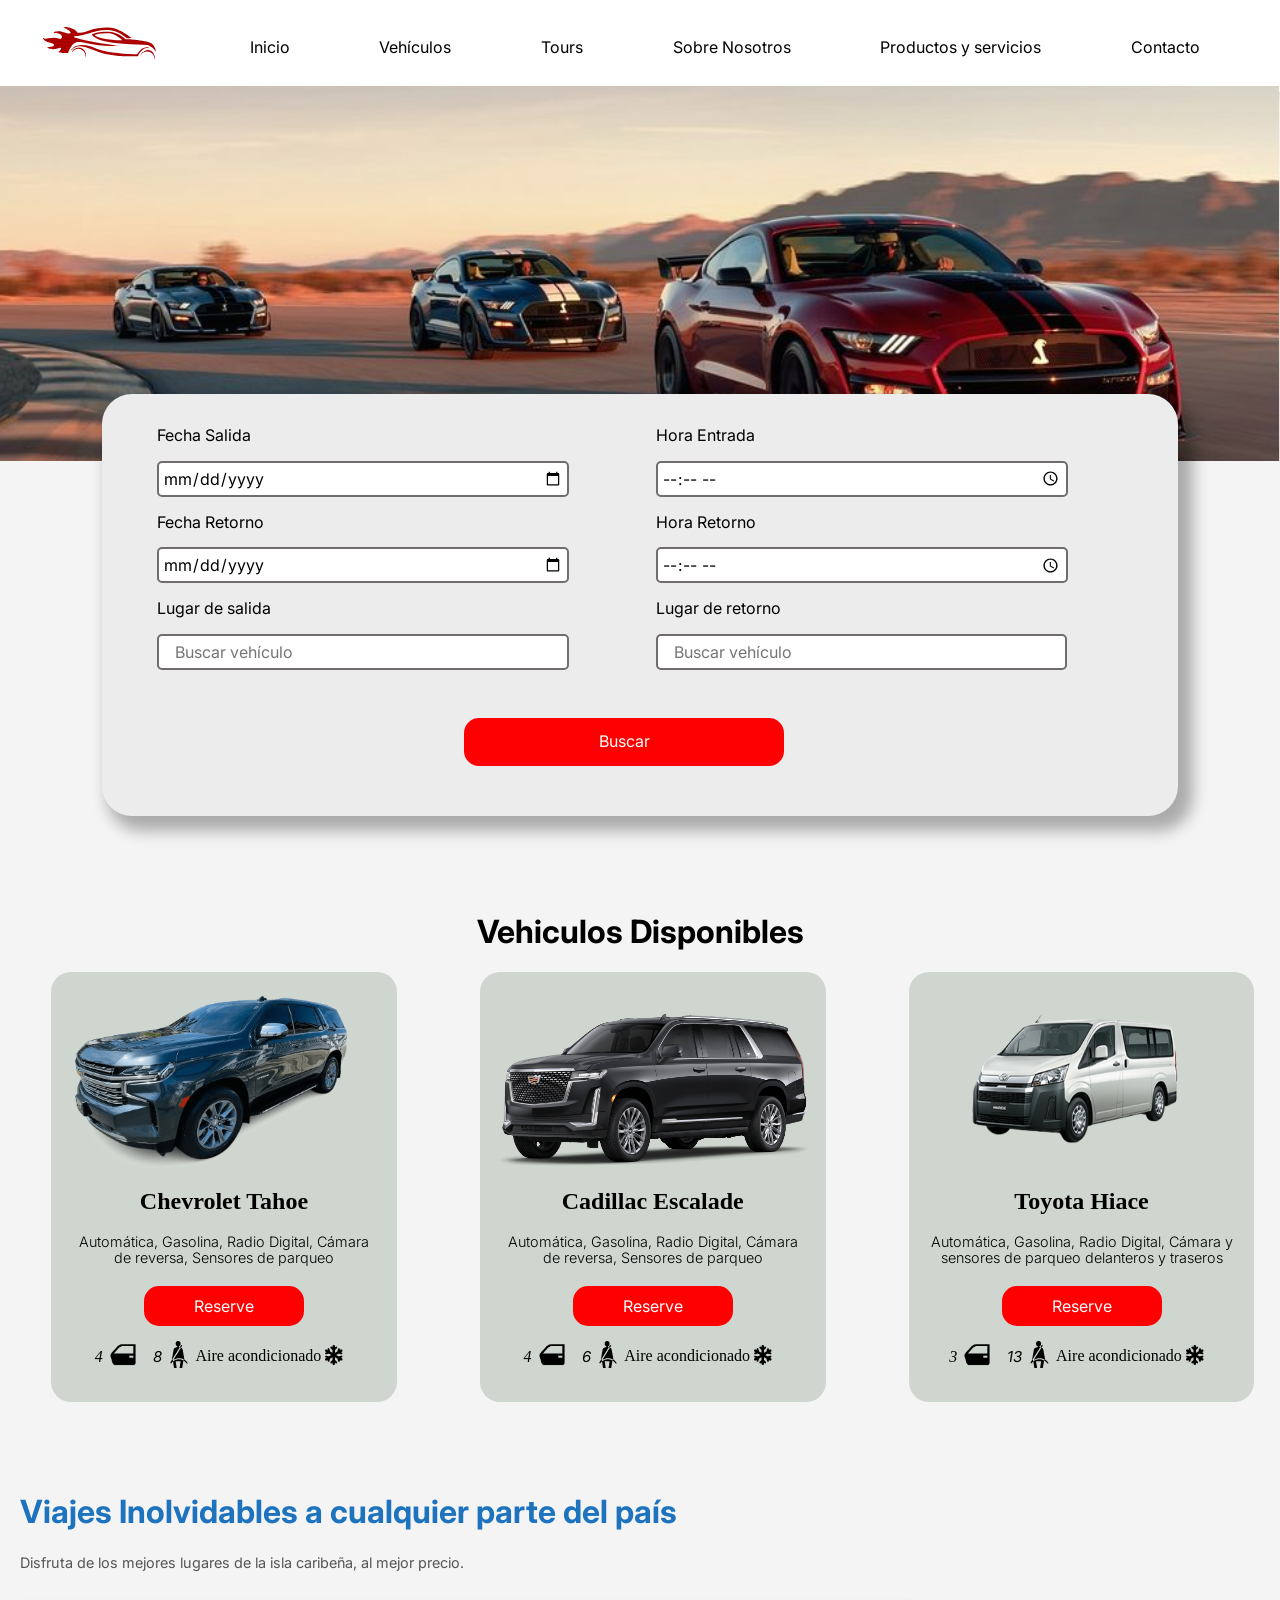
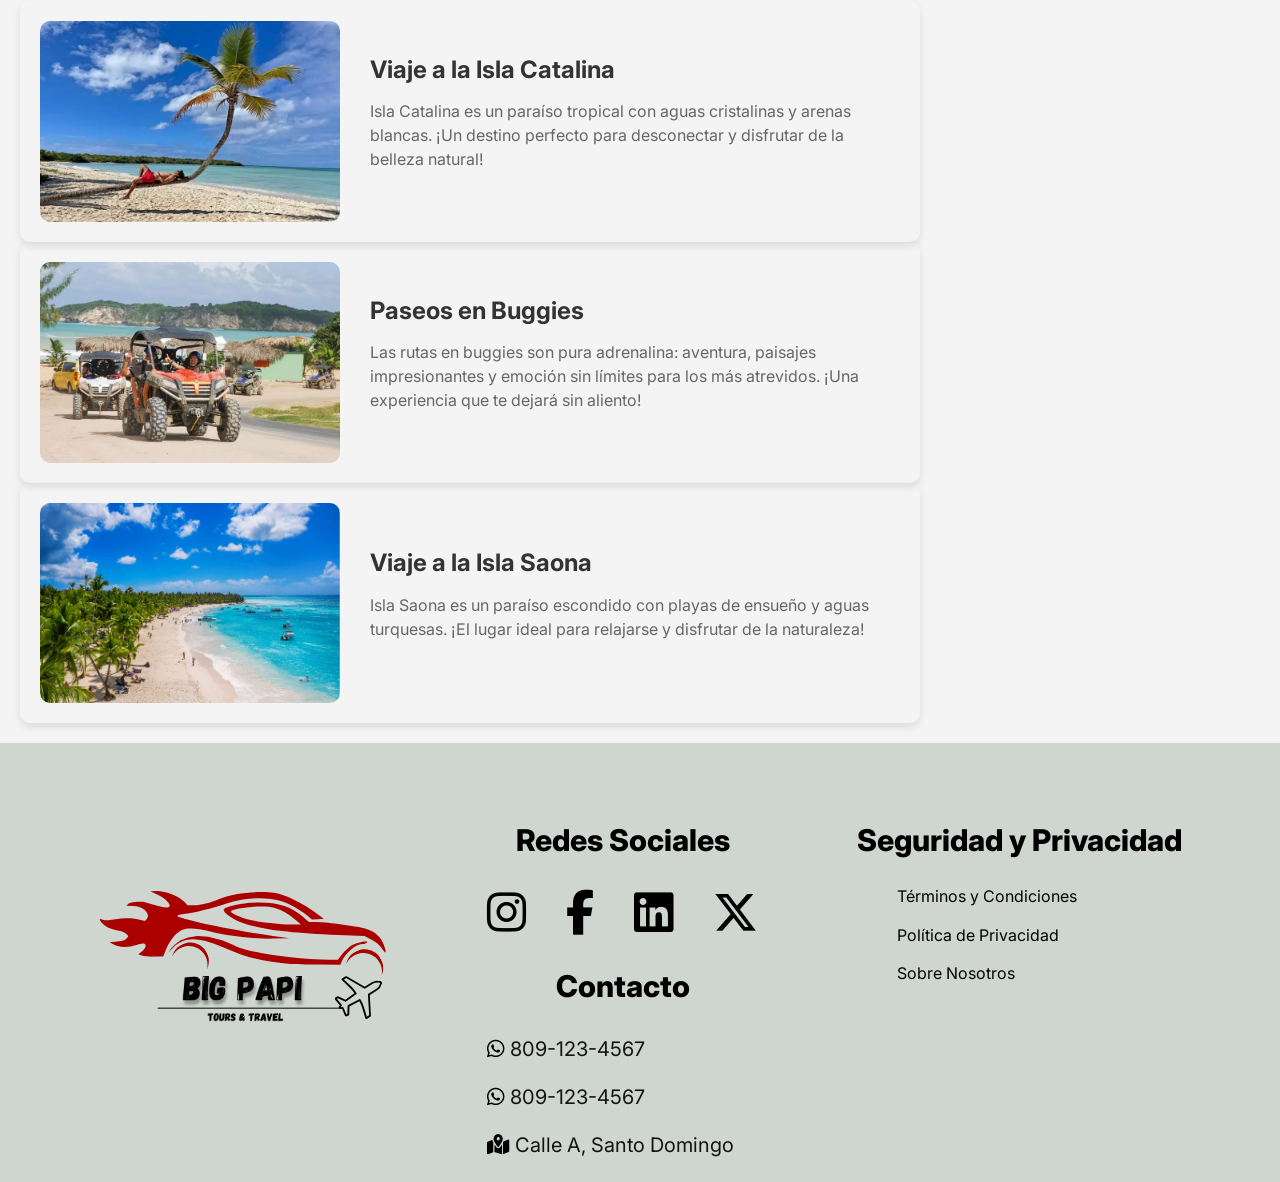
<file: index.html>
<!doctype html>
<html lang="en">
    <head>
        <meta charset="UTF-8" />
        <meta
            name="viewport"
            content="width=device-width, user-scalable=no, initial-scale=1.0, maximum-scale=1.0, minimum-scale=1.0"
        />
        <meta http-equiv="X-UA-Compatible" content="ie=edge" />
        <title>BigPapi - Rental and Tours</title>
        <link rel="stylesheet" href="styles/style.css" />
        <link rel="stylesheet" href="styles/normalize.css" />
        <link
            rel="stylesheet"
            href="https://cdnjs.cloudflare.com/ajax/libs/font-awesome/6.6.0/css/all.min.css"
        />
        <link
            rel="icon"
            type="image/png"
            href="./assets/favicon/favicon-48x48.png"
            sizes="48x48"
        />
        <link
            rel="icon"
            type="image/svg+xml"
            href="./assets/favicon/favicon.svg"
        />
        <link rel="shortcut icon" href="./assets/favicon/favicon.ico" />
        <link
            rel="apple-touch-icon"
            sizes="180x180"
            href="./assets/favicon/apple-touch-icon.png"
        />
        <meta name="apple-mobile-web-app-title" content="BigPapi Rental" />
        <link rel="manifest" href="./assets/favicon/site.webmanifest" />
    </head>
    <body>
        <header>
            <ul class="nav">
                <li>
                    <a href="#"
                        ><img class="logo" src="./assets/logo.svg" alt="logo"
                    /></a>
                </li>
                <li><a href="index.html">Inicio</a></li>
                <li><a href="pages/Vehiculos/page/Vehiculos.html">Vehículos</a></li>
                <li><a href="#">Tours</a></li>
                <li><a href="#">Sobre Nosotros</a></li>
                <li><a href="#">Productos y servicios</a></li>
                <li><a href="#">Contacto</a></li>
            </ul>
        </header>
        <main>
            <div class="hero">
                <div class="slider-carros">
                    <img src="assets/pp2.svg" alt="" class="main-image" />
                    <p class="main-image-description"></p>
                </div>

                <div class="seacher">
                    <form action="">
                        <div class="formu">
                            <div class="part-1">
                                <label>
                                    <p>Fecha Salida</p>
                                    <input
                                        type="date"
                                        placeholder="Buscar vehículo"
                                    />
                                </label>
                                <label>
                                    <p>Fecha Retorno</p>
                                    <input
                                        type="date"
                                        placeholder="Buscar vehículo"
                                    />
                                </label>
                                <label>
                                    <p>Lugar de salida</p>
                                    <input
                                        type="search"
                                        placeholder="Buscar vehículo"
                                    />
                                </label>
                            </div>
                            <div class="part-2">
                                <label>
                                    <p>Hora Entrada</p>
                                    <input
                                        type="time"
                                        placeholder="Buscar vehículo"
                                    />
                                </label>
                                <label>
                                    <p>Hora Retorno</p>
                                    <input
                                        type="time"
                                        placeholder="Buscar vehículo"
                                    />
                                </label>
                                <label>
                                    <p>Lugar de retorno</p>
                                    <p>
                                        <input
                                            type="search"
                                            placeholder="Buscar vehículo"
                                        /></p
                                ></label>
                                <button class="send-button" type="submit">
                                    Buscar
                                </button>
                            </div>
                        </div>
                    </form>
                </div>
            </div>

                        
            <!--Vehiculos Disponible 1-->
            <h1 style="text-align: center">Vehiculos Disponibles</h1>

            <div class="car-gallery">
                <div class="car">
                    <img class="showcar" src="pages/Vehiculos/img/chevrolet-tahoe-premiere-ls.png" alt="" />
                    <p class="title">Chevrolet Tahoe</p>
                    <p class="sub-title">
                        Automática, Gasolina, Radio Digital, Cámara de reversa, Sensores de parqueo
                    </p>
                    <button type="button" class="reserve-button">Reserve</button>
                    <div class="car-description">
                        <i class="icon-puerta">4
                            <img class="desc-icon" src="assets/icons/car.svg" alt="Icono carro">
                        </i>
                        <i class="desc-icon">8
                        </i>
                            <img class="desc-icon" src="assets/icons/cinturon.svg" alt="Icono carro">
                            <spam class="Disponible-texto">Aire acondicionado </spam>
                        
                        <i id="Aire" class="fa-solid fa-snowflake" ></i>
                    </div>
                </div>

                <!--Vehiculos Disponible 2-->
                <div class="car">
                    <img class="showcar" src="pages/Vehiculos/img/Cadillac.png" alt="" />
                    <p class="title">Cadillac Escalade
                    </p>
                    <p class="sub-title">
                        Automática, Gasolina, Radio Digital, Cámara de reversa, Sensores de parqueo
                    </p>
                    <button type="button" class="reserve-button">Reserve</button>
                    <div class="car-description">
                        <i class="icon-puerta">4
                            <img class="desc-icon" src="assets/icons/car.svg" alt="Icono carro">
                        </i>
                        <i class="desc-icon">6
                        </i>
                            <img class="desc-icon" src="assets/icons/cinturon.svg" alt="Icono carro">
                            <spam class="Disponible-texto">Aire acondicionado </spam>
                        
                        <i id="Aire" class="fa-solid fa-snowflake" ></i>
                    </div>
                </div>

                <!--Vehiculos Disponible 3-->
                <div class="car">
                    <img class="showcar" src="assets/Diseño sin título (4).png" alt="" />
                    <p class="title">Toyota Hiace</p>
                    <p class="sub-title">
                        Automática, Gasolina, Radio Digital, Cámara y sensores de parqueo delanteros y traseros
                    </p>
                    <button type="button" class="reserve-button">Reserve</button>
                    <div class="car-description">
                        <i class="icon-puerta">3
                            <img class="desc-icon" src="assets/icons/car.svg" alt="Icono carro">
                        </i>
                        <i class="desc-icon">13
                        </i>
                            <img class="desc-icon" src="assets/icons/cinturon.svg" alt="Icono carro">
                            <spam class="Disponible-texto">Aire acondicionado </spam>
                        
                        <i id="Aire" class="fa-solid fa-snowflake" ></i>
                    </div>
                </div>
            </div>
                
               <!--Viajes--> 

               <div class="container">
                <h1 class="titulo-principal">Viajes Inolvidables a cualquier parte del país</h1>
                <p class="subtitulo">Disfruta de los mejores lugares de la isla caribeña, al mejor precio.</p>
                
                <div class="contenido">
                    <img src="assets/isla catalina.png" alt="Imagen de Isla Catalina">
                    <div class="texto-descriptivo">
                        <h3>Viaje a la Isla Catalina</h3>
                        <p>Isla Catalina es un paraíso tropical con aguas cristalinas y arenas blancas. 
                        ¡Un destino perfecto para desconectar y disfrutar de la belleza natural!</p>
                    </div>
                </div>
                <div class="contenido">
                    <img src="assets/Buggies.png" alt="Imagen de Isla Catalina">
                    <div class="texto-descriptivo">
                        <h3>Paseos en Buggies</h3>
                        <p>Las rutas en buggies son pura adrenalina: aventura, paisajes impresionantes y emoción sin límites para los más atrevidos. 
                            ¡Una experiencia que te dejará sin aliento!</p>
                    </div>
                </div>
                <div class="contenido">
                    <img src="assets/Isla saona.jpg" alt="Imagen de Isla Catalina">
                    <div class="texto-descriptivo">
                        <h3>Viaje a la Isla Saona</h3>
                        <p>Isla Saona es un paraíso escondido con playas de ensueño y aguas turquesas. 
                            ¡El lugar ideal para relajarse y disfrutar de la naturaleza!</p>
                    </div>
                </div>
            </div>

        </main>
        <!--FOOTER-->
        <footer>
            <section class="footer">
                <div class="footer-card">
                    <img src="assets/large-logo.svg" alt="" />
                </div>
                <div class="footer-card">
                    <h3>Redes Sociales</h3>
                    <div class="social-media">
                        <a href="#"><i class="fa-brands fa-instagram"></i></a>
                        <a href="#"><i class="fa-brands fa-facebook-f"></i></a>
                        <a href="#"><i class="fa-brands fa-linkedin"></i></a>
                        <a href="#"><i class="fa-brands fa-x-twitter"></i></a>
                    </div>
                    <h3>Contacto</h3>
                    <div class="social-media">
                        <a href="#"
                            ><p>
                                <i class="fa-brands fa-whatsapp"></i>
                                809-123-4567
                            </p></a
                        >
                        <a href="#"
                            ><p>
                                <i class="fa-brands fa-whatsapp"></i>
                                809-123-4567
                            </p></a
                        >
                        <a href="#"
                            ><p>
                                <i class="fa-solid fa-map-location-dot"></i>
                                Calle A, Santo Domingo
                            </p></a
                        >
                    </div>
                </div>
                <div class="footer-card">
                    <h3>Seguridad y Privacidad</h3>
                    <ol class="sub-pages">
                        <li><a href="#">Términos y Condiciones</a></li>
                        <li><a href="#">Política de Privacidad</a></li>
                        <li><a href="#">Sobre Nosotros</a></li>
                    </ol>
                </div>
            </section>
        </footer>
    </body>
</html>
</file>
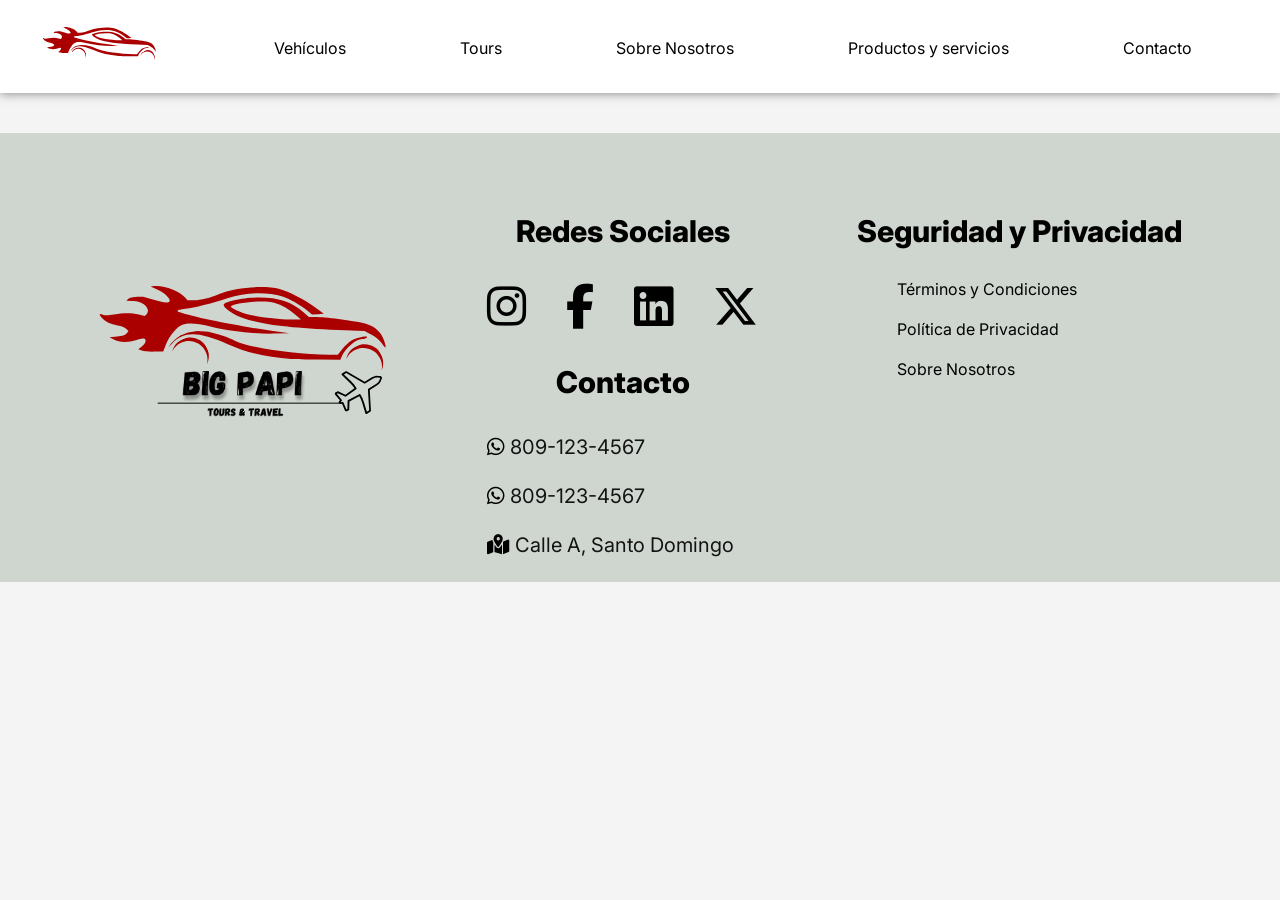
<file: pages/Terminos y condiciones/index.html>
<!doctype html>
<html lang="en">
    <head>
        <meta charset="UTF-8" />
        <meta
            name="viewport"
            content="width=device-width, user-scalable=no, initial-scale=1.0, maximum-scale=1.0, minimum-scale=1.0"
        />
        <meta http-equiv="X-UA-Compatible" content="ie=edge" />
        <title>BigPapi - Rental and Tours</title>
        <link rel="stylesheet" href="./style.css" />
        <link
            rel="stylesheet"
            href="https://cdnjs.cloudflare.com/ajax/libs/font-awesome/6.6.0/css/all.min.css"
        />
        <link
            rel="icon"
            type="image/png"
            href="../../assets/favicon/favicon-48x48.png"
            sizes="48x48"
        />
        <link
            rel="icon"
            type="image/svg+xml"
            href="../../assets/favicon/favicon.svg"
        />
        <link rel="shortcut icon" href="../.././assets/favicon/favicon.ico" />
        <link
            rel="apple-touch-icon"
            sizes="180x180"
            href="../.././assets/favicon/apple-touch-icon.png"
        />
        <meta name="apple-mobile-web-app-title" content="BigPapi Rental" />
        <link rel="manifest" href="../.././assets/favicon/site.webmanifest" />
    </head>
    <body>
        <header>
            <ul class="nav">
                <li>
                    <a href="../../index.html"
                        ><img class="logo" src="./assets/logo.svg" alt="logo"
                    /></a>
                </li>
                <li><a href="../vehicles/index.html">Vehículos</a></li>
                <li><a href="#">Tours</a></li>
                <li><a href="#">Sobre Nosotros</a></li>
                <li><a href="#">Productos y servicios</a></li>
                <li><a href="#">Contacto</a></li>
            </ul>
        </header>
        <main></main>
        <footer>
            <section class="footer">
                <div class="footer-card">
                    <img src="./assets/large-logo.svg" alt="" />
                </div>
                <div class="footer-card">
                    <h3>Redes Sociales</h3>
                    <div class="social-media">
                        <a href="#"><i class="fa-brands fa-instagram"></i></a>
                        <a href="#"><i class="fa-brands fa-facebook-f"></i></a>
                        <a href="#"><i class="fa-brands fa-linkedin"></i></a>
                        <a href="#"><i class="fa-brands fa-x-twitter"></i></a>
                    </div>
                    <h3>Contacto</h3>
                    <div class="social-media">
                        <a href="#"
                            ><p>
                                <i class="fa-brands fa-whatsapp"></i>
                                809-123-4567
                            </p></a
                        >
                        <a href="#"
                            ><p>
                                <i class="fa-brands fa-whatsapp"></i>
                                809-123-4567
                            </p></a
                        >
                        <a href="#"
                            ><p>
                                <i class="fa-solid fa-map-location-dot"></i>
                                Calle A, Santo Domingo
                            </p></a
                        >
                    </div>
                </div>
                <div class="footer-card">
                    <h3>Seguridad y Privacidad</h3>
                    <ol class="sub-pages">
                        <li><a href="#">Términos y Condiciones</a></li>
                        <li><a href="#">Política de Privacidad</a></li>
                        <li><a href="#">Sobre Nosotros</a></li>
                    </ol>
                </div>
            </section>
        </footer>
    </body>
</html>
</file>
<file: styles/style.css>
@import url("https://fonts.googleapis.com/css2?family=Inter:ital,opsz,wght@0,14..32,100..900;1,14..32,100..900&display=swap");

html {
    font-family: "Inter", serif;
    width: 100%;
    height: 100%;
}
html {
    font-family: "Inter", serif;
    width: 100%;
    height: 100%;
}

body {
    background-color: #f4f4f4;
    display: flex;
    flex-direction: column;
    padding: 0;
    margin: 0;
}

header {
    display: flex;
    flex-direction: column;
    box-shadow: 0px 0px 10px rgba(0, 0, 0, 0.5);
    background-color: #ffff;
}

.nav {
    margin-top: 38px;
    list-style: none;
    display: flex;
    justify-content: space-between;
    font-weight: 400;
}

header {
    position: static;
}

.main-image {
    width: 100%;
    height: auto;
    z-index: 1;
    aspect-ratio: 3 / 1;
}

.logo {
    height: 60px;
    width: 120px;
    margin-top: -25px;
}

a:visited {
    color: #000000;
}
a {
    text-decoration: none;
}


li > a:last-child {
    margin-right: 5.5rem;
    color: #000000;
}

li > a:hover {
    color: red;
    transition: all 0.5s ease;
}

.sub-title {
    text-align: center;
    text-wrap: pretty;
}

li > a:last-child {
    margin-right: 5rem;
}

.slider-carros {
    width: 100%;
    height: 30rem;
    z-index: 1;
    position: relative;
    bottom: 2rem;
    
}

.seacher {
    display: flex;
    flex-direction: column;
    position: relative;
    z-index: 10;
    justify-content: center;
    align-items: center;
    margin-top: -10rem;
    height: 20rem;
    border-radius: 50px;
    padding-bottom: 20px;
}

.hero {
    width: 100%;
    height: 50rem;
    display: flex;
    align-items: center;
    flex-direction: column;
}

.seacher .formu {
    display: grid;
    grid-template-columns: repeat(2, 1fr);
    gap: 2rem; 
    background-color: #ececec;
    height: max-content;
    border-radius: 30px;
    padding: 1rem;
    padding-bottom: 50px;
    
}
.formu{
    box-shadow: 10px 10px 15px 5px rgba(0, 0, 0, 0.3); 
}

.seacher form {
    width: 100%;
    height: 100%;
    border-radius: 30px;
    padding: 1rem;
}

.seacher .part-1 {
    display: flex;
    align-items: center;
    flex-direction: column;
    
}

.seacher input {
    width: 25rem;
    height: 1.5rem;
    border-radius: 5px;
    padding: 0.25rem;
    margin-right: 1rem;
}

.seacher ,
.seacher  {
    display: flex;
    flex-direction: column;
    justify-content: space-between;
    height: 100%;
}

.seacher button {
    background-color: #ff0000;
    color: #fff;
    border: none;
    border-radius: 15px;
    width: 20rem;
    height: 3rem;
    padding: 0.5rem;
    align-self: center;
    margin-top: 2rem;
    position: relative;
    right: 12rem;
}

.send-button {
    margin-right: 170px;
    
    width: 200px;
}

input[type="search"], 
input[type="time"],
input[type="date"] 
{
    border: 2px solid #726d6d;
}
input[type="search"]{
    padding: 1rem; 
    width: 25.7rem;
} 


.car-gallery {
    width: 100%;
    height: max-content;
    display: flex;
    column-gap: 2rem;
    margin-bottom: 50px;
}

.car {
    display: flex;
    flex-direction: column;
    align-items: center;
    height: 410px;
    width: 27%;
    margin-left: 4%;
    background-color: #cfd6cf;
    border-radius: 20px;
    padding-top: 20px;
    font-family: "Times New Roman", serif;
}

.car .showcar {
    width: 330px;
    height: 180px;
    border-radius: 20px;
}

.car .title {
    font-size: 1.5rem;
    margin-top: 1rem;
    font-weight: 800;
    margin-bottom: 0;
}

.sub-title {
    font-family: "Inter", sans-serif;
    font-size: 0.9rem;
    margin-top: 1rem;
    font-weight: 300;
    margin: 18px;
}

.reserve-button {
    background-color: #ff0000;
    color: #fff;
    border: none;
    border-radius: 15px;
    width: 160px;
    height: 40px;
    padding: 0.5rem;
    align-self: center;
    margin-top: 0.1rem;
    font-family: "Inter", sans-serif;
    margin-bottom: 0.8rem;
}

.reserve-button:hover {
    cursor: pointer;
    color: #cecbcb;
}

.desc-icon {
    
    height:32px;
    font-size: 15px;
    margin-bottom: -0.6rem;
    font-family: "Inter", sans-serif;

}

#Aire{
    font-size: 20px;
}

.icon-puerta{
    position: relative;
    right: 10px;;
    
}

/*Viaje*/


.container {
    max-width: 900px;
    width: 100%;
    padding: 20px;
    text-align: center;
    display: flex;
    flex-direction: column;
    align-items: self-start;
    
}
.titulo-principal {
    font-size: 2em;
    color: #1e73be; 
    font-weight: bold;
    margin-bottom: 10px;
}
.subtitulo {
    font-size: 0.9em;
    color: #555;
    margin-bottom: 30px;
}
.contenido {
    display: flex;
    align-items: center;
    gap: 30px;
    padding: 20px;
    border-radius: 10px;
    box-shadow: 0px 4px 8px rgba(0, 0, 0, 0.1);
}
.contenido img {
    width: 300px; 
    border-radius: 10px;
}
.texto-descriptivo {
    text-align: left;
}
.texto-descriptivo h3 {
    font-size: 1.5em;
    color: #333;
    margin: 0 0 10px 0;
}
.texto-descriptivo p {
    color: #666;
    line-height: 1.5;
}



/*FOOTER*/

.footer {
    display: flex;
    flex-direction: row;
    justify-content: space-evenly;
    width: 100%;
    background-color: #cfd6cf;
    height: max-content;
    padding-bottom: 20px;
}

.footer-card:first-child {
    align-content: center;
}

.footer-card:not(:first-child) {
    margin-top: 50px;
}

.footer-card h3 {
    font-weight: 800;
    font-size: 30px;
    text-align: center;
}

.footer-card p {
    font-size: 20px;
}

.social-media {
    display: flex;
    font-size: 45px;
    gap: 40px;
}

.social-media:last-child {
    flex-direction: column;
    gap: 15px;
    font-size: 35px;
}

.social-media:last-child p {
    margin-top: 5px;
    margin-bottom: 5px;
}

.sub-pages li {
    list-style: none;
    margin-bottom: 20px;
}

.additional-services {
    width: 100%;
    height: 500px;
}

.disponible-texto {
    display: inline;
    font-family: "Inter", sans-serif;
}
i{
    color: #000000;
}

a{
    color: rgb(19, 19, 19);
}
</file>
<file: pages/Terminos y condiciones/style.css>
@import url("https://fonts.googleapis.com/css2?family=Inter:ital,opsz,wght@0,14..32,100..900;1,14..32,100..900&display=swap");

/*Header*/

html {
    font-family: "Inter", serif;
    width: 100%;
    height: 100%;
}

body {
    background-color: #f4f4f4;
    display: flex;
    flex-direction: column;
    gap: 20px;
    padding: 0;
    margin: 0;
}

header {
    display: flex;
    flex-direction: column;
    box-shadow: 0px 0px 10px rgba(0, 0, 0, 0.5);
    background-color: #ffff;
}

.nav {
    margin-top: 38px;
    list-style: none;
    display: flex;
    justify-content: space-between;
    font-weight: 400;
}

header {
    position: static;
}

.main-image {
    width: 100%;
    height: auto;
    z-index: 1;
    aspect-ratio: 3 / 1;
}

.logo {
    height: 60px;
    width: 120px;
    margin-top: -25px;
}

a:link {
    /*color: #000000;*/
    text-decoration: none;
}

li > a:last-child {
    margin-right: 5.5rem;
    color: #000000;
}

li > a:hover {
    color: red;
    transition: all 0.5s ease;
}

.footer {
    display: flex;
    flex-direction: row;
    justify-content: space-evenly;
    width: 100%;
    background-color: #cfd6cf;
    height: max-content;
    padding-bottom: 20px;
}

.footer-card:first-child {
    align-content: center;
}

.footer-card:not(:first-child) {
    margin-top: 50px;
}

.footer-card h3 {
    font-weight: 800;
    font-size: 30px;
    text-align: center;
}

.footer-card p {
    font-size: 20px;
}

.social-media {
    display: flex;
    font-size: 45px;
    gap: 40px;
}

.social-media:last-child {
    flex-direction: column;
    gap: 15px;
    font-size: 35px;
}

.social-media:last-child p {
    margin-top: 5px;
    margin-bottom: 5px;
}

.sub-pages li {
    list-style: none;
    margin-bottom: 20px;
}

.additional-services {
    width: 100%;
    height: 500px;
}
i {
    color: #000000;
}

a {
    color: rgb(19, 19, 19);
}
</file>
